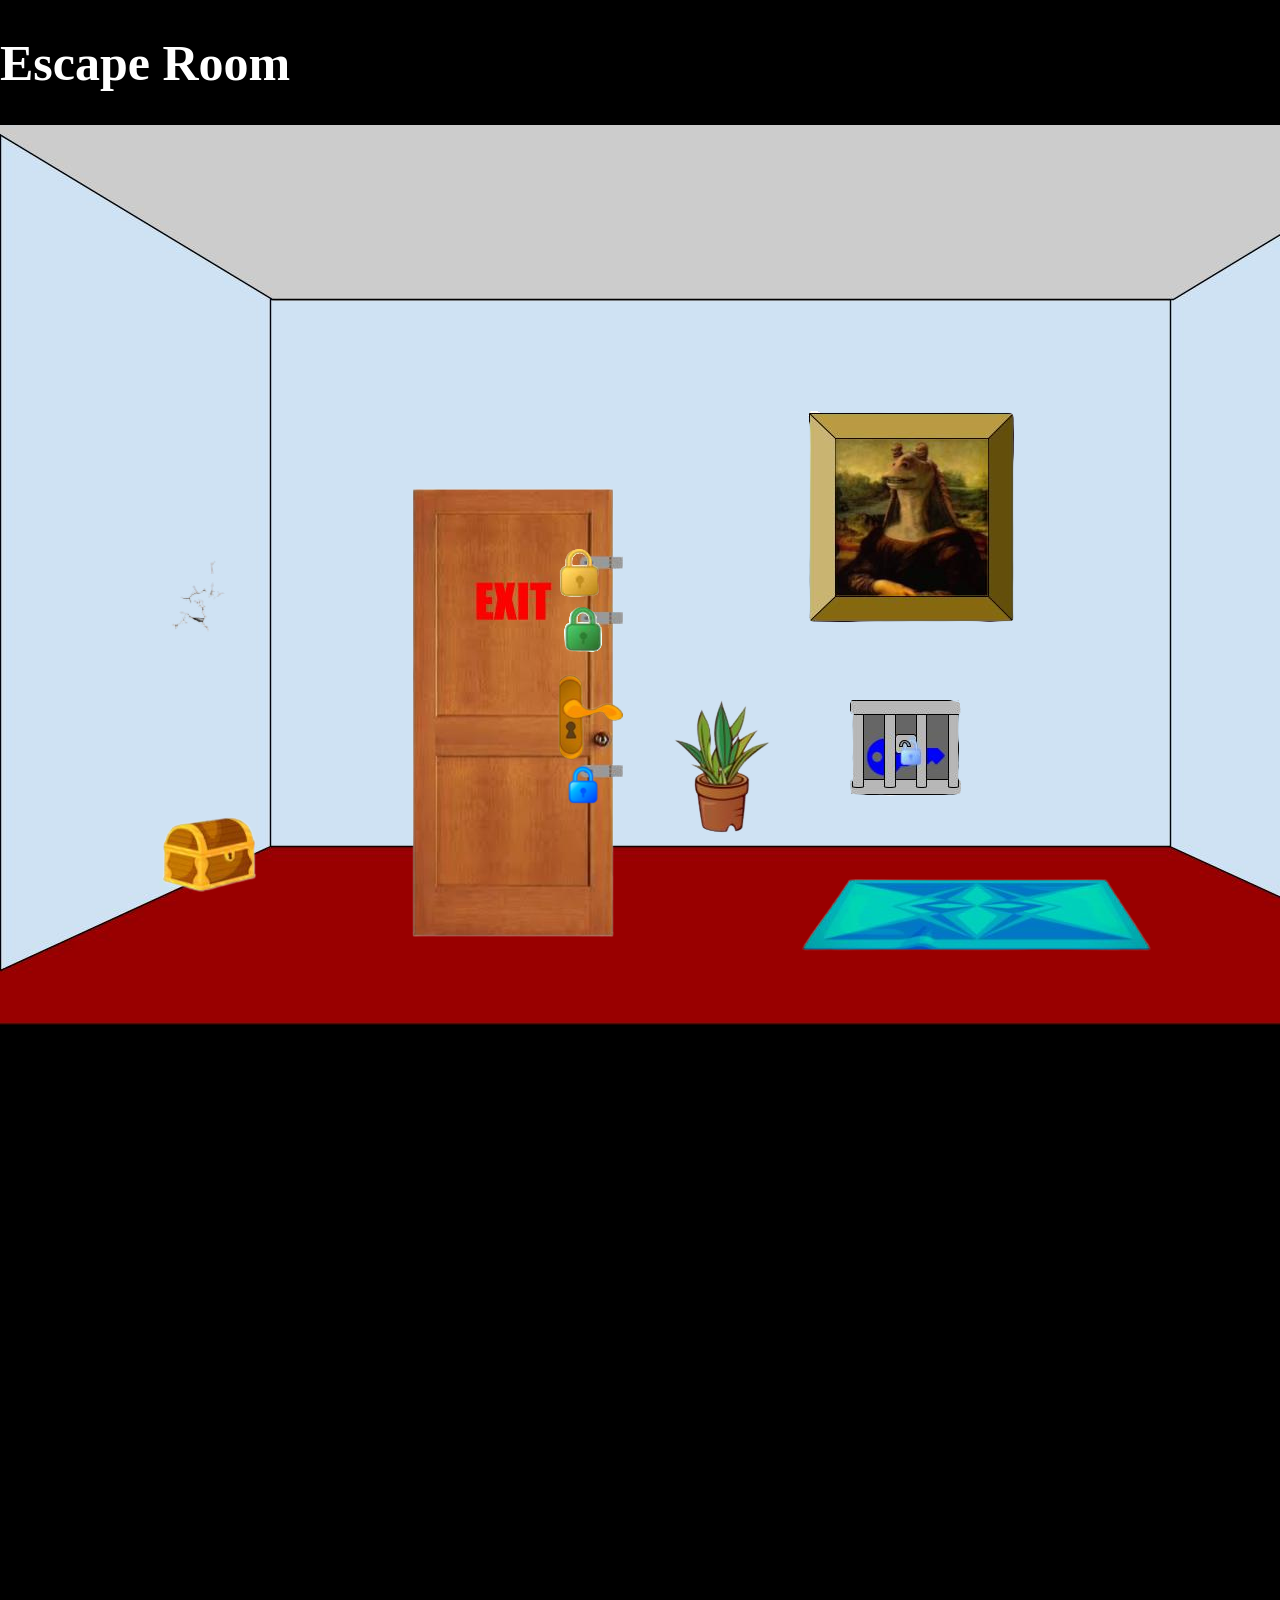
<file: escape-room.html>
<!doctype html>
<html lang="en">
<head>
    <meta charset="UTF-8">
    <meta name="viewport"
          content="width=device-width, user-scalable=no, initial-scale=1.0, maximum-scale=1.0, minimum-scale=1.0">
    <meta http-equiv="X-UA-Compatible" content="ie=edge">
    <title>Linguify - Escape Room</title>
    <link rel="stylesheet" href="Linguify(EscapeRoom)/style.css">
</head>
<body>
    <!-- title and table for note questions -->
    <h1>Escape Room</h1>
<div id="room">
    <div id="tableArea">
    <table>
                <tr>
                    <td>
                <h1 id="NoteTitle">Notes/Keys</h1>
                    </td>
                </tr>
                <tr>
                    <td>
                    <h3 id="CompNote">Computer Question</h3>
                    </td>
                </tr>
                <tr>
                    <td>
                    <h3 id="ComboNote">Combo Lock Question</h3>
                    </td>
                </tr>
                <tr>
                    <td>
                    <h3 id="GreenComboNote">Green Combo Lock Question</h3>
                    </td>
                </tr>
                <tr>
                    <td>
                    <h3 id="BlueComboNote">Blue Combo Lock Question</h3>
                    </td>
                </tr>
                <tr>
                    <td>
                    <h3 id="JailNote">Jail Question</h3>
                    </td>
                </tr>
            
    </table>
        <!-- circles indicating if the blue or red keys have been aquired -->
    <div id="circleBlue" class="circleBlue"></div>
    <div id="circleRed" class="circleRed"></div>
    </div>
        <!-- all images and backgrounds used in project -->
    <img id="door" src="Linguify(EscapeRoom)/2baf52ac-9cc4-475b-be9d-cfefb3b03d96.png" alt="Door" onclick="tryDoor()">
    <img id="ComboLock" src="Linguify(EscapeRoom)/b49eb8c1-531c-4ee3-84bd-506f35a98959.png" alt="ComboLock" onclick="tryComboLock()">
    <img id="GreenComboLock" src="Linguify(EscapeRoom)/f854a2c7-48d1-4e95-a187-ad0df4ee6dda (1).png" alt="Green Combo Lock" onclick="tryGreenComboLock()">
    <img id="BlueComboLock" src="Linguify(EscapeRoom)/6894f9a0-c0f9-4dc5-a94f-cc82143be5a9.png" alt="Blue Combo Lock" onclick="tryBlueComboLock()">
    <img id="DoorKnob" src="Linguify(EscapeRoom)/fe4f9cf5-6331-43ec-8c4e-d507f3d69cd1.png" alt="Key Lock" onclick="tryKeyLock()">
    <img id="SecretRoom" src="Linguify(EscapeRoom)/743a6160-b4d2-46b1-87c9-5f31c4d07f40.png" alt="Secret Room" onclick="inspectSecretRoom()">
    <img id="Crack" src="Linguify(EscapeRoom)/314be129-9934-4ca8-99cc-74f472866ced.png" alt="Crack" onclick="inspectCrack()">
    <img id="Hole" src="Linguify(EscapeRoom)/041e54bc-f816-4bda-a14c-b6a1a1bbfd0e.png" alt="Hole" onclick="inspectHole()">
    <img id="LockBox" src="Linguify(EscapeRoom)/8c856fb0-f45d-404a-a90c-c8a4d1f26a25.png" alt="Lock Box" onclick="inspectLockBox()">
    <img id="lockBoxOpen" src="Linguify(EscapeRoom)/2a34425a-b4ba-4540-8698-e4d6130dcd22.png" alt="Lock Box Open" onclick="inspectLockBox()">
    <img id="BlueKeyHole" src="Linguify(EscapeRoom)/cf5de809-e1a9-44d5-baf6-4d1356af8404.png" alt="Blue Key Hole" onclick="pickUpBlueKey(this.id)">
    <img id="BlueKeyLockBox" src="Linguify(EscapeRoom)/cf5de809-e1a9-44d5-baf6-4d1356af8404.png" alt="Blue Key Lock Box" onclick="pickUpBlueKey(this.id)">
    <img id="BlueKeyJail" src="Linguify(EscapeRoom)/4274890f-ebd3-492c-b435-e2245b78a96a.png" alt="Blue Key Jail" onclick="pickUpBlueKey(this.id)">
    <img id="JailOpen" src="Linguify(EscapeRoom)/0cd6dcc3-8fe5-4da4-8b2f-2b14f9a7c90b.png" alt="Jail Open" onclick="inspectJail()">
    <img id="SecretRedKey" src="Linguify(EscapeRoom)/1c575e8b-e836-44f8-9ca1-eddd897359e2.png" alt="Secret Red Key" onclick="pickUpRedKey(this.id)">
    <img id="RedKeyHole" src="Linguify(EscapeRoom)/1c575e8b-e836-44f8-9ca1-eddd897359e2.png" alt="Red Key Hole" onclick="pickUpRedKey(this.id)">
    <img id="RedKeyJail" src="Linguify(EscapeRoom)/5752727a-59dc-4907-a29b-5e2c041ecdb2.png" alt="Red Key Jail" onclick="pickUpRedKey(this.id)">
    <img id="Carpet" src="Linguify(EscapeRoom)/cac006ef-957b-47ba-b83f-163fb20e6b86.png" alt="Carpet" onclick="inspectCarpet()">
    <img id="Paintings" src="Linguify(EscapeRoom)/51ede7ea-26ab-40c3-b4fd-73f0cb97c097.png" alt="Painting" onclick="inspectPaintings()">
    <img id="Computer" src="Linguify(EscapeRoom)/041e54bc-f816-4bda-a14c-b6a1a1bbfd0e (1).png" alt="Computer" onclick="inspectComputer()"> 
    <img id="Pickaxe" src="Linguify(EscapeRoom)/8edca413-8efc-4db3-b4c5-09262128d8dc.png" alt="Pickaxe" onclick="inspectPickaxe()">
    <img id="Plant" src="Linguify(EscapeRoom)/82cbeeda-7842-4e68-b8c3-a0223b1ee476.png" alt="Plant" onclick="inspectPlant()">

</div>
<button id="escape" onclick="window.location.href='escaped.html'">"Get out of Here!"</button>

 


<script>
    //all of my variables
    const min = 1;
    const max = 4;
 var blueKeyLocation = null;
 var redKeyLocation = null;
 var hasBlueKey = false;
 var hasRedKey = false;
 var hasPickaxe = false;
 var comboLock = false;
 var keyLock = false;
 var computerused = false;
 var plantinspected = false;
 var ComputerQuestion = "CompQ"; //Eric question here
 var ComputerAnswer = "B"; //Eric answer here
 var ComboLockQuestion = "ComboQ"; //Eric question here
 var ComboLockAnswer = "D"; //Eric answer here
 var GreenComboLockQuestion = "GreenQ"; //Eric question here
 var GreenComboLockAnswer = "F"; //Eric answer here
 var greencombolock = false;
 var BlueComboLockQuestion = "BlueQ"; //Eric question here
 var BlueComboLockAnswer = "H"; //Eric answer here
 var bluecombolock = false;
 var JailQuestion = "JailQ"; //Eric question here
 var JailAnswer = "J"; //Eric answer here
 var paintingVisible = true;
 var computerVisible = false;
 var secretRoomVisible = false;
 var crackVisible = true;
 var holevisible = false;
var holeInspected = false;
var CompQfound = false;
var ComboQfound = false;
var GreenComboQfound = false;
var BlueComboQfound = false;
var JailQfound = false;
 

 //<-- Randomization KeyPlacement functions Ai/google help -->
function getRandomInt(min, max) {
    return Math.floor(Math.random() * (max - min + 1)) + min;
}

function BlueKeyRandomizer() {
    const choices = ['BlueKeyHole','BlueKeyLockBox','BlueKeyJail']; //location key can appear
    choices.forEach(id => {
        const el = document.getElementById(id);
        if (el) el.style.visibility = "hidden";
    });
    const idx = getRandomInt(0, choices.length - 1);//randomly picks one of the locations
    blueKeyLocation = choices[idx];
    
    if (blueKeyLocation === 'BlueKeyHole') {

    } else if (blueKeyLocation === 'BlueKeyLockBox') {
        // remain hidden until lockbox opened with red key
    } else if (blueKeyLocation === 'BlueKeyJail') {
        // require jail answer to pick up
        const chosen = document.getElementById(blueKeyLocation);
        if (chosen) chosen.style.visibility = "visible";
    }
}
//<-- Randomization KeyPlacement functions Ai help -->


function RedKeyRandomizer() {
    const choices = ['SecretRedKey','RedKeyHole','RedKeyJail']; //location key can appear
    choices.forEach(id => {
        const el = document.getElementById(id);
        if (el) el.style.visibility = "hidden";
    });
    const idx = getRandomInt(0, choices.length - 1);//randomly picks one of the locations
    redKeyLocation = choices[idx];
    // If red key is placed in jail show it (requires password to pick up).
    if (redKeyLocation === 'RedKeyJail') {
        const el = document.getElementById('RedKeyJail');
        if (el) el.style.visibility = "visible";
    }
}

//<-- Randomization KeyPlacement functions Ai/google help -->
// Ensure at least one key is in the jail and that jail key is visible from the start
function enforceJailPresence() {
    // Ensure keys do not spawn in the same place
    function spotFor(loc) {
        if (!loc) return null;
        if (loc.includes('Hole')) return 'Hole';
        if (loc.includes('Jail')) return 'Jail';
        if (loc.includes('LockBox')) return 'LockBox';
        if (loc.includes('Secret')) return 'Secret';
        return loc;
    }
    // If both ended up in the same spot, re-roll red until different
    while (spotFor(blueKeyLocation) && spotFor(redKeyLocation) && spotFor(blueKeyLocation) === spotFor(redKeyLocation)) {
        
        if (redKeyLocation) {
            const prev = document.getElementById(redKeyLocation);
            if (prev) prev.style.visibility = "hidden";
        }
        // pick a new red location
        const redChoices = ['SecretRedKey','RedKeyHole','RedKeyJail'];
        redKeyLocation = redChoices[getRandomInt(0, redChoices.length - 1)];
        if (redKeyLocation === 'RedKeyJail') {
            const el = document.getElementById('RedKeyJail');
            if (el) el.style.visibility = "visible";
        }
    }
    //one key is accessible from the start: if neither is in jail, make red visible in jail
    const blueInJail = blueKeyLocation === 'BlueKeyJail';
    const redInJail = redKeyLocation === 'RedKeyJail';
    if (!blueInJail && !redInJail) {
        if (redKeyLocation) {
            const prev = document.getElementById(redKeyLocation);
            if (prev) prev.style.visibility = "hidden";
        }
        redKeyLocation = 'RedKeyJail';
        const jailEl = document.getElementById('RedKeyJail');
        if (jailEl) jailEl.style.visibility = "visible";
    }
}
//<-- Randomization KeyPlacement functions Ai/google help

function pickUpBlueKey(id) {
    const el = document.getElementById(id);
    
    if (id.includes('Jail')) { //if the blue key is is the jail it requires a code to get it
        const tryAns = prompt('Enter the password to retrieve the blue key:');
        if (tryAns !== JailAnswer) {
            alert('Incorrect password. You cannot take the key.');
            return;
        } if (tryAns === JailAnswer) {
            alert('You entered the correct password! You can take the key.');
            document.getElementById("JailOpen").style.visibility = "visible";
            document.getElementById("BlueKeyJail").style.visibility = "hidden";
            document.getElementById("circleBlue").style.backgroundColor = "blue";
        }
    }
    alert("You picked up the blue key. Maybe it can open something in the room."); //displays the key has been picked up and changes style and visiblity as necessary
    hasBlueKey = true;
    el.style.visibility = "hidden";
    document.getElementById("JailOpen").style.visibility = "visible";
    document.getElementById("circleBlue").style.backgroundColor = "blue";
}

function pickUpRedKey(id) {
    const el = document.getElementById(id);
    
    if (id.includes('Jail')) { //if the blue key is is the jail it requires a code to get it
        const tryAns = prompt('Enter the password to retrieve the red key:');
        if (tryAns !== JailAnswer) {
            alert('Incorrect password. You cannot take the key.');
            return;
        } if (tryAns === JailAnswer) {
            alert('You entered the correct password! You can take the key.');
            document.getElementById("JailOpen").style.visibility = "visible";
            document.getElementById("RedKeyJail").style.visibility = "hidden";
            document.getElementById("circleRed").style.backgroundColor = "red";
        }
    }
    alert("You picked up the red key. Maybe it can open something in the room."); //displays the key has been picked up and changes style and visiblity as necessary
    hasRedKey = true;
    document.getElementById("circleRed").style.backgroundColor = "red";
    el.style.visibility = "hidden";
    
}
    

window.addEventListener('load', () => { //when the page is loaded these functions run
    BlueKeyRandomizer();
    RedKeyRandomizer();
    enforceJailPresence();
    placeNotesRandomizer();
    NotesList();
});


function tryDoor() { //
     if (comboLock == true && keyLock == true && greencombolock == true && bluecombolock == true) { //makes sure all locks have been opened before allowing you to exit
        document.getElementById("escape").style.visibility = "visible";
    }
    else {
         alert("The door is locked. You need to find a way to open it.");
    }
}
function tryKeyLock() { //checks that you have the blue key to unlock the keylock
    if (hasBlueKey == true) {
        alert("You used the blue key to open the key lock, and throw the key in the trash!");
        keyLock = true;
    } else {
        alert("The key lock is locked. You need to find a key to open it.");
    }
}
function tryComboLock() { //makes sure the code put in is correct and unlocks if it's correct
    varComboTry = prompt("Enter the combination to open the combo lock:"); //Eric question here
    if (varComboTry == ComboLockAnswer) { //Eric Answer here
        comboLock = true;
    }
    if (comboLock == true) {
        alert("You opened the combo lock! You throw it on the floor.");
        document.getElementById("ComboLock").style.visibility = "hidden";
    } else {
    alert("The combo lock is locked. You need to find the correct combination to open it.");
}
}
function tryGreenComboLock() { //makes sure the code put in is correct and unlocks if it's correct
    var greenComboTry = prompt("Enter the combination to open the green combo lock:"); //Eric question here
    if (greenComboTry == GreenComboLockAnswer) { //Eric Answer here
        alert("You opened the green combo lock! You throw it on the floor.");
        document.getElementById("GreenComboLock").style.visibility = "hidden";
        greencombolock = true;
    } else {
    alert("The green combo lock is locked. You need to find the correct combination to open it.");
}
}
function tryBlueComboLock() { //makes sure the code put in is correct and unlocks if it's correct
    var blueComboTry = prompt("Enter the combination to open the blue combo lock:"); //Eric question here
    if (blueComboTry == BlueComboLockAnswer) { //Eric Answer here
        alert("You opened the blue combo lock! You throw it on the floor.");
        document.getElementById("BlueComboLock").style.visibility = "hidden";
        bluecombolock = true;
    } else {
    alert("The blue combo lock is locked. You need to find the correct combination to open it.");
}
}
function inspectCarpet() { //checks if one of the notes were placed under the carpet. depending on the note found it will display it in the table and change its found value to true
    const spot = 'Carpet';
    
    if (notePlacement[spot] === 'ComputerQuestion') {
        CompQfound = true;
        const el = document.getElementById("CompNote"); if (el) el.style.visibility = "visible";
    } else if (notePlacement[spot] === 'ComboLockQuestion') {
        ComboQfound = true;
        const el = document.getElementById("ComboNote"); if (el) el.style.visibility = "visible";
    } else if (notePlacement[spot] === 'GreenComboLockQuestion') {
        GreenComboQfound = true;
        const el = document.getElementById("GreenComboNote"); if (el) el.style.visibility = "visible";
    } else if (notePlacement[spot] === 'BlueComboLockQuestion') {
        BlueComboQfound = true;
        const el = document.getElementById("BlueComboNote"); if (el) el.style.visibility = "visible";
    } else if (notePlacement[spot] === 'JailQuestion') {
        JailQfound = true;
        const el = document.getElementById("JailNote"); if (el) el.style.visibility = "visible";
    }

    if (notePlacement[spot]) {
        alert("You see a lifted corner on the carpet. You lift it up and find a note with the sentence " + noteTexts[notePlacement[spot]] + " I wonder what it means?");

    } else {
        alert("You see a lifted corner on the carpet but nothing else.");
    }
    NotesList();
}

function inspectCrack() { //checks if the crack is visible and that you have to pickaxe. If a key was placed in the hole location it displays it.
    if (crackVisible == true && hasPickaxe == true) {
        const spot = 'Crack';
        alert("You see a crack in the wall. You break through it with your pickaxe.");
        
        crackVisible = false;
        holevisible = true;
        document.getElementById("Crack").style.visibility = "hidden";
        document.getElementById("Hole").style.visibility = "visible";
//Randomization KeyPlacement functions Ai/google help -->
        if (blueKeyLocation === 'BlueKeyHole') {
            const b = document.getElementById('BlueKeyHole');
            if (b) b.style.visibility = "visible";
        }
    
        if (redKeyLocation === 'RedKeyHole') {
            const r = document.getElementById('RedKeyHole');
            if (r) r.style.visibility = "visible";
 //<-- Randomization KeyPlacement functions Ai/google help
        }
    } else {
        alert("There seems to be a crack in the wall, but it looks too small to fit through. Maybe you can find something to break through it?");
    }
    NotesList();
}
function inspectPaintings() { //checks if one of the notes were placed behind the painting. depending on the note found it will display it in the table and change its found value to true
    const spot = 'Paintings';
     if (notePlacement[spot]) {
        alert("You see a painting on the wall. You see a gap between it and the wall... You tear through it and find a computer and a note with the sentence " + noteTexts[notePlacement[spot]]);
     } else {
        alert("You see a painting on the wall. You see a gap between it and the wall... You tear through it and find a computer!");
     }
    paintingVisible = false;
    computerVisible = true;
    document.getElementById("Paintings").style.visibility = "hidden";
    document.getElementById("Computer").style.visibility = "visible";//makes the computer visible

    // If a note was placed behind the painting, mark it found now
    if (notePlacement[spot]) {
        const found = notePlacement[spot];
        if (found === 'ComputerQuestion') {
            CompQfound = true;
        } else if (found === 'ComboLockQuestion') {
            ComboQfound = true;
        } else if (found === 'GreenComboLockQuestion') {
            GreenComboQfound = true;
        } else if (found === 'BlueComboLockQuestion') {
            BlueComboQfound = true;
        } else if (found === 'JailQuestion') {
            JailQfound = true;
        }
    }
    NotesList();
}
function inspectComputer() { //Checks if the computer is visible and it hasn't already been used, then asks for the correct code and if it is correct then it reveals the secret room. If a note is placed in the secret room position it updates the table and shows it to the user
    if (computerVisible == true) {
        if (computerused == true) {
            alert("Nothing new to see here."); 
        } else {
        var computerTry = prompt("You see a computer with a text box. I wonder what you should type in it?"); 
        if (computerTry == ComputerAnswer) {
            alert("The building begins to shake. You see a hidden door open up in the wall.");
            secretRoomVisible = true;
            document.getElementById("Pickaxe").style.visibility = "visible";
            document.getElementById("SecretRoom").style.visibility = "visible";
            const spot = 'SecretRoom';
        if (!secretRoomVisible) {
            alert("There is no secret room open right now.");
            return;
        }
        if (notePlacement[spot]) {
            alert("You inspect the secret room and find a note that says " + noteTexts[notePlacement[spot]] + " I wonder what it means?");
            const found = notePlacement[spot];
            if (found === 'ComputerQuestion') {
                CompQfound = true;
            } else if (found === 'ComboLockQuestion') {
                ComboQfound = true;
            } else if (found === 'GreenComboLockQuestion') {
                GreenComboQfound = true;
            } else if (found === 'BlueComboLockQuestion') {
                BlueComboQfound = true;
            } else if (found === 'JailQuestion') {
                JailQfound = true;
            }
        } else {
            alert("You inspect the secret room but find nothing of interest.");
        }
        NotesList();
 //<-- Randomization KeyPlacement functions Ai/google help
            if (redKeyLocation && redKeyLocation !== 'RedKeyJail') {
                const el = document.getElementById(redKeyLocation);
                // only reveal non-hole red key when secret room opens; if red key is in the hole, wait until hole is revealed
                if (el && redKeyLocation !== 'RedKeyHole') el.style.visibility = "visible";
                if (el && redKeyLocation === 'RedKeyHole' && holevisible) el.style.visibility = "visible";
            }
//<-- Randomization KeyPlacement functions Ai/google help
            computerused = true;
        } else {
            alert("Incorrect password. Maybe you can find a hint somewhere in the room.");
        }
    }
}
}

    

function inspectPickaxe() {// if the secret room is visible and pickaxe is clicked it is hidden and haspickaxe value = true
    if (secretRoomVisible == true) {
        alert("You picked up the pickaxe. Maybe it can break something in the room.");
            hasPickaxe = true;
        document.getElementById("Pickaxe").style.visibility = "hidden";
    }
}
function inspectLockBox() { //if you have the red key the box opens, if a note is placed there it updates the table and user, and if the blue key is placed there it displays it
        if (hasRedKey == true) {
        alert("You used the red key to open the lock box, and throw the key in the trash!");
        document.getElementById("lockBoxOpen").style.visibility = "visible";
        document.getElementById("LockBox").style.visibility = "hidden";
        
        if (notePlacement['LockBox']) {
            alert("Inside the lock box, you find a note that says " + noteTexts[notePlacement['LockBox']] + " I wonder what it means?");
        }
        if (notePlacement['LockBox']) {
            if (notePlacement['LockBox'] === 'ComputerQuestion') {
                CompQfound = true;
                const el = document.getElementById("CompNote"); if (el) el.style.visibility = "visible";
            } else if (notePlacement['LockBox'] === 'ComboLockQuestion') {
                ComboQfound = true;
                const el = document.getElementById("ComboNote"); if (el) el.style.visibility = "visible";
            } else if (notePlacement['LockBox'] === 'GreenComboLockQuestion') {
                GreenComboQfound = true;
                const el = document.getElementById("GreenComboNote"); if (el) el.style.visibility = "visible";
            } else if (notePlacement['LockBox'] === 'BlueComboLockQuestion') {
                BlueComboQfound = true;
                const el = document.getElementById("BlueComboNote"); if (el) el.style.visibility = "visible";
            } else if (notePlacement['LockBox'] === 'JailQuestion') {
                JailQfound = true;
                const el = document.getElementById("JailNote"); if (el) el.style.visibility = "visible";
            }
        }

        if (blueKeyLocation === 'BlueKeyLockBox') {
            const b = document.getElementById('BlueKeyLockBox');
            if (b) b.style.visibility = "visible";
        }
    } else {
        alert("The lock box is locked. You need to find a key to open it.");
    }
    NotesList();
}
function inspectPlant() { //if a note is in the plant location it updates the user and table
    const spot = 'Plant';
    if (plantinspected == false) {
        if (notePlacement[spot]) {
            alert("You see a plant in the corner. You inspect it and find a note with the sentence " + noteTexts[notePlacement[spot]] + " I wonder what it means?");
        } else {
            alert("You see a plant in the corner but nothing unusual.");
        }
        plantinspected = true;
    } else {
        alert("There is nothing left to see here.");
    }
    if (notePlacement[spot]) {
            if (notePlacement[spot] === 'ComputerQuestion') {
                CompQfound = true;
                const el = document.getElementById("CompNote"); if (el) el.style.visibility = "visible";
            } else if (notePlacement[spot] === 'ComboLockQuestion') {
                ComboQfound = true;
                const el = document.getElementById("ComboNote"); if (el) el.style.visibility = "visible";
            } else if (notePlacement[spot] === 'GreenComboLockQuestion') {
                GreenComboQfound = true;
                const el = document.getElementById("GreenComboNote"); if (el) el.style.visibility = "visible";
            } else if (notePlacement[spot] === 'BlueComboLockQuestion') {
                BlueComboQfound = true;
                const el = document.getElementById("BlueComboNote"); if (el) el.style.visibility = "visible";
            } else if (notePlacement[spot] === 'JailQuestion') {
                JailQfound = true;
                const el = document.getElementById("JailNote"); if (el) el.style.visibility = "visible";
            }
    }
    NotesList();
}

//Randomization NotePlacement functions Ai/google help -->
var notePlacement = {}; // maps spot -> question variable name
var noteTexts = {
    'ComputerQuestion': ComputerQuestion,
    'ComboLockQuestion': ComboLockQuestion,
    'GreenComboLockQuestion': GreenComboLockQuestion,
    'BlueComboLockQuestion': BlueComboLockQuestion,
    'JailQuestion': JailQuestion
};

function placeNotesRandomizer() {
    // available spots
    const spots = ['Carpet','Plant','Hole','Paintings','LockBox','SecretRoom'];
    // clear any previous placement
    Object.keys(notePlacement).forEach(k => delete notePlacement[k]);

    // questions and constrained allowed spots
    const questionToAllowed = {
        'ComputerQuestion': ['Carpet','Plant','Paintings'],
        'JailQuestion': ['SecretRoom','Hole','Carpet','Plant','Paintings'],
        'ComboLockQuestion': spots.slice(),
        'GreenComboLockQuestion': spots.slice(),
        'BlueComboLockQuestion': spots.slice()
    };

    
    // chooses spot based on order of constraints and pick a random allowed spot that's still available
    const questionsOrder = ['ComputerQuestion','JailQuestion','ComboLockQuestion','GreenComboLockQuestion','BlueComboLockQuestion'];
    const availableSpots = spots.slice();
    for (const q of questionsOrder) {
        const allowed = (questionToAllowed[q] || spots.slice()).filter(s => availableSpots.includes(s));
        let pick;
        if (allowed.length > 0) {
            pick = allowed[getRandomInt(0, allowed.length - 1)];
        } else if (availableSpots.length > 0) {
            pick = availableSpots[getRandomInt(0, availableSpots.length - 1)];
        } else {
            pick = spots[getRandomInt(0, spots.length - 1)];
        }
        notePlacement[pick] = q;
        // remove pick from availableSpots for unique placements
        const idx = availableSpots.indexOf(pick);
        if (idx !== -1) availableSpots.splice(idx,1);
    }

}
//<-- Randomization NotePlacement functions Ai/google help
function inspectHole() { //if holle  is visible and note is placed there it updates the table and user
    if (!holevisible) {
        alert("The hole is not accessible yet.");
        return;
    }
    if (holeInspected) {
        alert("There's nothing new in the hole.");
        return;
    }
    if (notePlacement['Hole']) {
        alert("You look into the hole and find a note that says " + noteTexts[notePlacement['Hole']] + " I wonder what it means?");
    } else {
        alert("You look into the hole but find nothing.");
    }
    holeInspected = true;
    if (notePlacement['Hole']) {
        const found = notePlacement['Hole'];
        if (found === 'ComputerQuestion') {
            CompQfound = true;
        } else if (found === 'ComboLockQuestion') {
            ComboQfound = true;
        } else if (found === 'GreenComboLockQuestion') {
            GreenComboQfound = true;
        } else if (found === 'BlueComboLockQuestion') {
            BlueComboQfound = true;
        } else if (found === 'JailQuestion') {
            JailQfound = true;
        }
    }
    NotesList();
}



function NotesList() { //ensures if the note is found it is displayed on the table
if (CompQfound == true) {
    document.getElementById("CompNote").style.visibility = "visible";
}
if (ComboQfound == true) {
    document.getElementById("ComboNote").style.visibility = "visible";
}
if (GreenComboQfound == true) {
    document.getElementById("GreenComboNote").style.visibility = "visible";
}
if (BlueComboQfound == true) {
    document.getElementById("BlueComboNote").style.visibility = "visible";
}
if (JailQfound == true) {
    document.getElementById("JailNote").style.visibility = "visible";
}
}

</script>


</body>
</html>
</file>
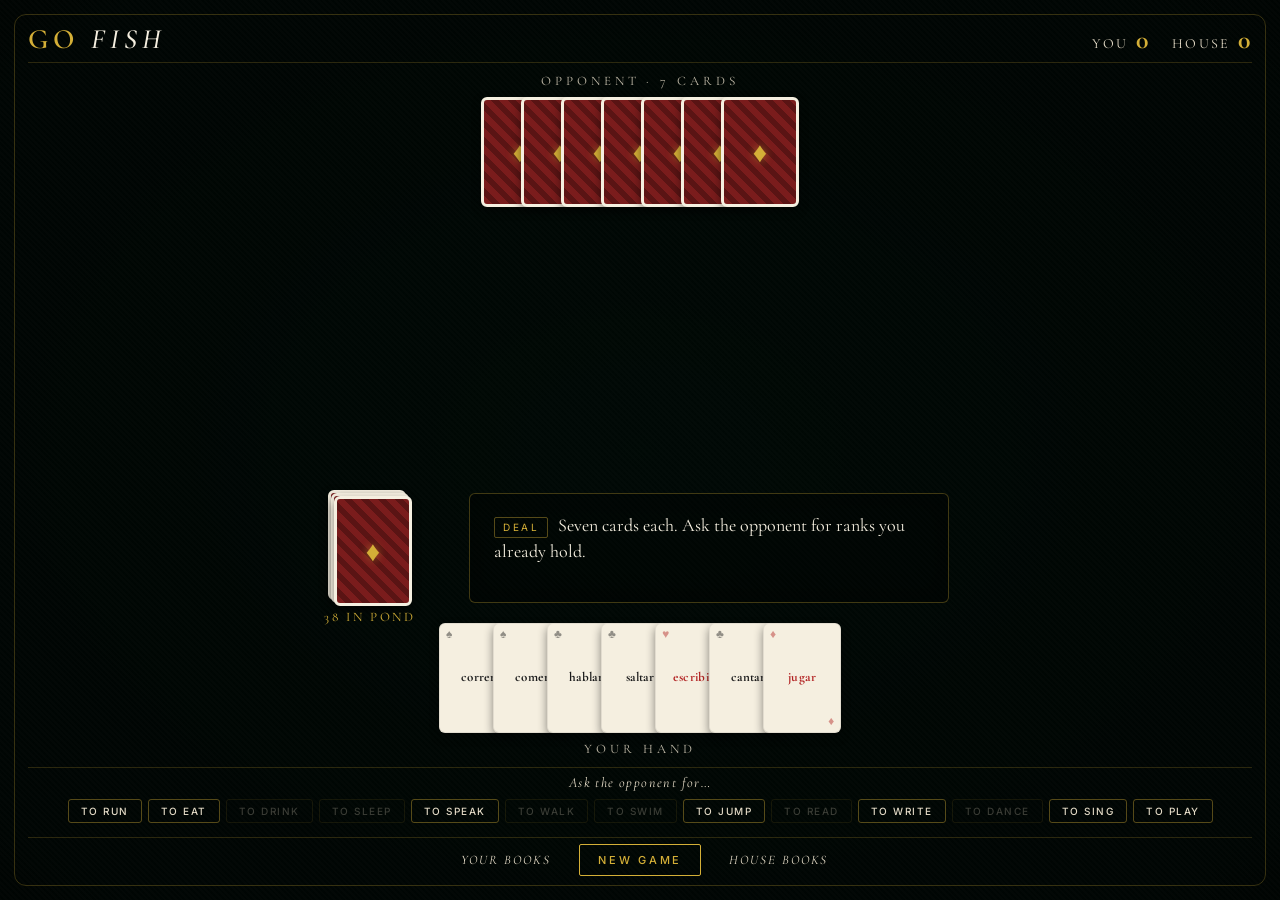
<file: go-fish.html>
<!DOCTYPE html>
<html lang="en">
<head>
<meta charset="UTF-8" />
<meta name="viewport" content="width=device-width, initial-scale=1.0" />
<title>Linguify - Go Fish</title>
<link rel="preconnect" href="https://fonts.googleapis.com">
<link rel="preconnect" href="https://fonts.gstatic.com" crossorigin>
<link href="https://fonts.googleapis.com/css2?family=Cormorant+Garamond:wght@400;500;600;700&family=Inter:wght@300;400;500;600&display=swap" rel="stylesheet">
<style>
  :root {
    --felt-1: #0f3a2e;
    --felt-2: #0a2a21;
    --felt-3: #06201a;
    --gold: #d4af37;
    --gold-soft: #b8962e;
    --ivory: #f5efe0;
    --ivory-dark: #e3dac6;
    --card-red: #b22222;
    --card-black: #1a1a1a;
    --shadow-deep: rgba(0,0,0,0.45);
  }

  * { box-sizing: border-box; margin: 0; padding: 0; }

  html, body {
    height: 100%;
    font-family: 'Inter', sans-serif;
    color: var(--ivory);
    overflow: hidden;
  }

  body {
    background:
      radial-gradient(ellipse at center, var(--felt-1) 0%, var(--felt-2) 55%, var(--felt-3) 100%),
      var(--felt-2);
    background-blend-mode: multiply;
    position: relative;
  }

  /* subtle felt texture */
  body::before {
    content: "";
    position: fixed;
    inset: 0;
    background-image:
      repeating-linear-gradient(45deg, rgba(255,255,255,0.012) 0 2px, transparent 2px 4px),
      repeating-linear-gradient(-45deg, rgba(0,0,0,0.025) 0 2px, transparent 2px 4px);
    pointer-events: none;
    z-index: 0;
  }

  /* gold table border */
  body::after {
    content: "";
    position: fixed;
    inset: 14px;
    border: 1px solid rgba(212,175,55,0.25);
    border-radius: 12px;
    pointer-events: none;
    z-index: 0;
  }

  .table {
    position: relative;
    z-index: 1;
    height: 100vh;
    display: grid;
    grid-template-rows: auto 1fr auto auto auto;
    gap: 10px;
    padding: 22px 28px 18px;
    max-width: 1400px;
    margin: 0 auto;
  }

  /* ----- header ----- */
  header {
    display: flex;
    justify-content: space-between;
    align-items: center;
    padding-bottom: 6px;
    border-bottom: 1px solid rgba(212,175,55,0.2);
  }

  .brand {
    font-family: 'Cormorant Garamond', serif;
    font-weight: 600;
    font-size: 28px;
    letter-spacing: 0.18em;
    color: var(--gold);
    text-transform: uppercase;
  }
  .brand span { color: var(--ivory); font-style: italic; font-weight: 500; }

  .scoreboard {
    display: flex;
    gap: 22px;
    align-items: center;
    font-family: 'Cormorant Garamond', serif;
  }
  .score {
    font-size: 14px;
    letter-spacing: 0.15em;
    text-transform: uppercase;
    color: var(--ivory-dark);
    display: flex;
    align-items: baseline;
    gap: 8px;
  }
  .score b {
    font-family: 'Cormorant Garamond', serif;
    font-size: 26px;
    color: var(--gold);
    font-weight: 700;
  }

  /* ----- opponent / center / player ----- */
  .opponent, .player {
    display: flex;
    flex-direction: column;
    align-items: center;
    gap: 8px;
  }

  .label {
    font-family: 'Cormorant Garamond', serif;
    font-size: 13px;
    letter-spacing: 0.3em;
    text-transform: uppercase;
    color: var(--ivory-dark);
    opacity: 0.85;
  }

  .hand {
    display: flex;
    justify-content: center;
    flex-wrap: wrap;
    gap: 4px;
    min-height: 110px;
  }

  .center {
    display: flex;
    justify-content: center;
    align-items: center;
    gap: 60px;
    padding: 10px 0;
  }

  .deck-stack {
    position: relative;
    width: 78px;
    height: 110px;
  }
  .deck-stack .card-back {
    position: absolute;
    inset: 0;
  }
  .deck-stack .card-back:nth-child(1) { transform: translate(-3px, -3px); }
  .deck-stack .card-back:nth-child(2) { transform: translate(0, 0); }
  .deck-stack .card-back:nth-child(3) { transform: translate(3px, 3px); }
  .deck-count {
    position: absolute;
    bottom: -22px;
    left: 50%;
    transform: translateX(-50%);
    font-family: 'Cormorant Garamond', serif;
    font-size: 13px;
    letter-spacing: 0.2em;
    color: var(--gold);
    text-transform: uppercase;
    white-space: nowrap;
  }

  .message {
    flex: 1;
    max-width: 480px;
    min-height: 110px;
    max-height: 200px;
    padding: 18px 24px;
    border: 1px solid rgba(212,175,55,0.3);
    border-radius: 6px;
    background: rgba(0,0,0,0.25);
    font-family: 'Cormorant Garamond', serif;
    font-size: 18px;
    line-height: 1.45;
    color: var(--ivory);
    overflow-y: scroll;
    scrollbar-width: none;
    box-shadow: inset 0 0 30px rgba(0,0,0,0.3);
  }
  .message .turn-tag {
    display: inline-block;
    font-family: 'Inter', sans-serif;
    font-size: 10px;
    letter-spacing: 0.25em;
    text-transform: uppercase;
    color: var(--gold);
    border: 1px solid rgba(212,175,55,0.4);
    padding: 2px 8px;
    border-radius: 2px;
    margin-right: 10px;
    vertical-align: middle;
  }
  .message p { margin-bottom: 8px; }
  .message p:last-child { margin-bottom: 0; }

  /* ----- card ----- */
  .card {
    width: 78px;
    height: 110px;
    border-radius: 6px;
    background: var(--ivory);
    box-shadow:
      0 4px 10px var(--shadow-deep),
      inset 0 0 0 1px rgba(0,0,0,0.08);
    position: relative;
    flex-shrink: 0;
    transition: transform 0.18s ease, box-shadow 0.18s ease, margin 0.18s ease;
    user-select: none;
  }
  .card.face {
    padding: 6px 8px;
    color: var(--card-black);
    font-family: 'Cormorant Garamond', serif;
    cursor: default;
    display: flex;
    flex-direction: column;
    align-items: center;
    justify-content: center;
  }
  .card.face.red   { color: #b22222; }
  .card.face.blue  { color: #1a4a8a; }
  .card.face.green { color: #1a6a2a; }
  .card.face.black { color: #1a1a1a; }

  .card.face .corner-suit {
    position: absolute;
    font-size: 12px;
    line-height: 1;
    opacity: 0.45;
  }
  .card.face .corner-suit.tl { top: 5px; left: 7px; }
  .card.face .corner-suit.br { bottom: 5px; right: 7px; transform: rotate(180deg); }

  .card.face .spanish-word {
    font-size: 13px;
    font-weight: 700;
    text-align: center;
    letter-spacing: 0.03em;
    line-height: 1.2;
    padding: 0 4px;
    word-break: break-word;
  }
  .card.face .divider {
    width: 28px;
    height: 1px;
    background: currentColor;
    opacity: 0.2;
    margin: 4px 0;
  }
  .card.face .english-hint {
    font-size: 8px;
    font-family: 'Inter', sans-serif;
    font-weight: 400;
    letter-spacing: 0.1em;
    text-transform: uppercase;
    opacity: 0.4;
    text-align: center;
  }

  /* card back */
  .card-back {
    width: 78px;
    height: 110px;
    border-radius: 6px;
    background:
      repeating-linear-gradient(45deg, #7a1c1c 0 6px, #5a1414 6px 12px),
      #6a1818;
    border: 3px solid var(--ivory);
    box-shadow: 0 4px 10px var(--shadow-deep);
    position: relative;
  }
  .card-back::after {
    content: "♦";
    position: absolute;
    inset: 0;
    display: flex;
    align-items: center;
    justify-content: center;
    color: var(--gold);
    font-size: 28px;
    text-shadow: 0 0 8px rgba(212,175,55,0.5);
  }

  /* opponent compressed hand */
  .opponent .hand .card-back {
    margin-left: -42px;
  }
  .opponent .hand .card-back:first-child { margin-left: 0; }

  /* player hand fan-ish */
  .player .hand .card.face {
    margin-left: -28px;
    cursor: default;
  }
  .player .hand .card.face:first-child { margin-left: 0; }
  .player .hand .card.face:hover {
    transform: translateY(-8px);
    box-shadow: 0 10px 18px var(--shadow-deep);
    z-index: 5;
  }

  /* ----- ask buttons ----- */
  .ask-row {
    display: flex;
    flex-direction: column;
    align-items: center;
    gap: 8px;
    padding: 6px 0 4px;
    border-top: 1px solid rgba(212,175,55,0.2);
  }
  .ask-label {
    font-family: 'Cormorant Garamond', serif;
    font-style: italic;
    font-size: 14px;
    letter-spacing: 0.1em;
    color: var(--ivory-dark);
  }
  .ask-buttons {
    display: flex;
    gap: 6px;
    flex-wrap: wrap;
    justify-content: center;
  }
  .ask-btn {
    font-family: 'Inter', sans-serif;
    font-weight: 500;
    font-size: 10px;
    letter-spacing: 0.15em;
    text-transform: uppercase;
    padding: 6px 12px;
    border-radius: 3px;
    background: transparent;
    color: var(--ivory-dark);
    border: 1px solid rgba(212,175,55,0.4);
    cursor: pointer;
    transition: all 0.15s ease;
    display: flex;
    flex-direction: column;
    align-items: center;
    gap: 3px;
    line-height: 1;
  }
  .ask-btn .btn-spanish {
    font-family: 'Cormorant Garamond', serif;
    font-weight: 700;
    font-size: 15px;
    letter-spacing: 0.02em;
    text-transform: none;
    color: var(--gold);
  }
  .ask-btn:hover:not(:disabled) {
    background: var(--gold);
    color: var(--felt-3);
    border-color: var(--gold);
    transform: translateY(-2px);
    box-shadow: 0 4px 10px rgba(212,175,55,0.3);
  }
  .ask-btn:disabled {
    opacity: 0.25;
    cursor: not-allowed;
  }

  /* ----- books strip ----- */
  .books-strip {
    display: grid;
    grid-template-columns: 1fr auto 1fr;
    gap: 18px;
    align-items: center;
    padding: 6px 0;
    border-top: 1px solid rgba(212,175,55,0.2);
  }
  .books-side { display: flex; align-items: center; gap: 10px; }
  .books-side.you { justify-content: flex-end; }
  .books-side .b-label {
    font-family: 'Cormorant Garamond', serif;
    font-style: italic;
    font-size: 13px;
    letter-spacing: 0.15em;
    color: var(--ivory-dark);
    text-transform: uppercase;
  }
  .books-list {
    display: flex;
    gap: 4px;
    flex-wrap: wrap;
  }
  .book-chip {
    height: 24px;
    padding: 0 8px;
    border-radius: 3px;
    background: var(--gold);
    color: var(--felt-3);
    font-family: 'Cormorant Garamond', serif;
    font-weight: 700;
    font-size: 12px;
    display: flex;
    align-items: center;
    justify-content: center;
    box-shadow: 0 2px 4px rgba(0,0,0,0.3);
    white-space: nowrap;
  }

  .new-game-btn {
    font-family: 'Inter', sans-serif;
    font-weight: 500;
    font-size: 11px;
    letter-spacing: 0.25em;
    text-transform: uppercase;
    background: transparent;
    color: var(--gold);
    border: 1px solid var(--gold);
    padding: 8px 18px;
    border-radius: 2px;
    cursor: pointer;
    transition: all 0.15s ease;
  }
  .new-game-btn:hover {
    background: var(--gold);
    color: var(--felt-3);
  }

  /* winner overlay */
  .overlay {
    position: fixed;
    inset: 0;
    background: rgba(6,32,26,0.92);
    display: none;
    align-items: center;
    justify-content: center;
    z-index: 50;
    backdrop-filter: blur(4px);
  }
  .overlay.show { display: flex; }
  .overlay .panel {
    border: 1px solid var(--gold);
    padding: 50px 70px;
    text-align: center;
    background: rgba(0,0,0,0.4);
    border-radius: 4px;
    animation: fadeUp 0.5s ease;
  }
  .overlay h2 {
    font-family: 'Cormorant Garamond', serif;
    font-size: 14px;
    letter-spacing: 0.4em;
    text-transform: uppercase;
    color: var(--gold);
    margin-bottom: 14px;
  }
  .overlay .winner-name {
    font-family: 'Cormorant Garamond', serif;
    font-size: 56px;
    font-weight: 600;
    color: var(--ivory);
    margin-bottom: 8px;
  }
  .overlay .final-score {
    font-family: 'Cormorant Garamond', serif;
    font-style: italic;
    font-size: 18px;
    color: var(--ivory-dark);
    margin-bottom: 28px;
  }

  @keyframes fadeUp {
    from { opacity: 0; transform: translateY(12px); }
    to { opacity: 1; transform: translateY(0); }
  }

  @keyframes dealIn {
    from { opacity: 0; transform: translateY(20px) scale(0.9); }
    to { opacity: 1; transform: translateY(0) scale(1); }
  }
  .card, .card-back { animation: dealIn 0.35s ease backwards; }

  @media (max-width: 800px) {
    .center { flex-direction: column; gap: 18px; }
    .message { max-width: 100%; }
  }
</style>
</head>
<body>

<div class="table">

  <header>
    <div class="brand">Go <span>Fish</span></div>
    <div class="scoreboard">
      <div class="score">You <b id="score-player">0</b></div>
      <div class="score">House <b id="score-cpu">0</b></div>
    </div>
  </header>

  <!-- opponent -->
  <div class="opponent">
    <div class="label">Opponent · <span id="cpu-count">0</span> cards</div>
    <div class="hand" id="cpu-hand"></div>
  </div>

  <!-- center: deck + message -->
  <div class="center">
    <div class="deck-stack" id="deck-stack">
      <div class="card-back"></div>
      <div class="card-back"></div>
      <div class="card-back"></div>
      <div class="deck-count"><span id="deck-count">52</span> in pond</div>
    </div>
    <div class="message" id="message">
      <p><span class="turn-tag">Welcome</span>Click any rank below to ask the opponent for cards. Collect four of a kind to make a <em>book</em>. Most books wins.</p>
    </div>
  </div>

  <!-- player -->
  <div class="player">
    <div class="hand" id="player-hand"></div>
    <div class="label">Your Hand</div>
  </div>

  <!-- ask buttons -->
  <div class="ask-row">
    <div class="ask-label">Ask the opponent for…</div>
    <div class="ask-buttons" id="ask-buttons"></div>
  </div>

  <!-- books -->
  <div class="books-strip">
    <div class="books-side you">
      <span class="b-label">Your Books</span>
      <div class="books-list" id="player-books"></div>
    </div>
    <button class="new-game-btn" id="new-game">New Game</button>
    <div class="books-side">
      <div class="books-list" id="cpu-books"></div>
      <span class="b-label">House Books</span>
    </div>
  </div>

</div>

<!-- winner overlay -->
<div class="overlay" id="overlay">
  <div class="panel">
    <h2>Game Over</h2>
    <div class="winner-name" id="winner-name">—</div>
    <div class="final-score" id="final-score">—</div>
    <button class="new-game-btn" id="play-again">Play Again</button>
  </div>
</div>

<script>
/* ============================================================
   GO FISH — game logic
   ============================================================ */

const RANKS = ['correr','comer','beber','dormir','hablar','caminar','nadar','saltar','leer','escribir','bailar','cantar','jugar'];
const ENGLISH = {
  correr:   'to run',
  comer:    'to eat',
  beber:    'to drink',
  dormir:   'to sleep',
  hablar:   'to speak',
  caminar:  'to walk',
  nadar:    'to swim',
  saltar:   'to jump',
  leer:     'to read',
  escribir: 'to write',
  bailar:   'to dance',
  cantar:   'to sing',
  jugar:    'to play',
};
const SUITS      = ['♠','♥','♦','♣'];
const SUIT_COLOR = { '♠': 'black', '♥': 'red', '♦': 'red', '♣': 'black' };

let deck = [];
let player = { hand: [], books: [] };
let cpu    = { hand: [], books: [] };
let turn   = 'player';            // 'player' | 'cpu'
let cpuMemory = new Set();        // ranks the player has asked for (cpu remembers)
let busy = false;                 // lock during cpu turn

/* ---------- deck ---------- */
function buildDeck() {
  const d = [];
  for (const r of RANKS) for (const s of SUITS) d.push({ rank: r, suit: s });
  // Fisher-Yates shuffle
  for (let i = d.length - 1; i > 0; i--) {
    const j = Math.floor(Math.random() * (i + 1));
    [d[i], d[j]] = [d[j], d[i]];
  }
  return d;
}

function deal(n, into) {
  for (let i = 0; i < n && deck.length; i++) into.push(deck.pop());
}

/* ---------- books (4 of a kind) ---------- */
function checkBooks(p, label) {
  const counts = {};
  p.hand.forEach(c => counts[c.rank] = (counts[c.rank] || 0) + 1);
  const newBooks = [];
  for (const r in counts) {
    if (counts[r] === 4) {
      p.hand = p.hand.filter(c => c.rank !== r);
      p.books.push(r);
      newBooks.push(r);
    }
  }
  if (newBooks.length) {
    log(`<span class="turn-tag">Book</span>${label} completed a book of ${newBooks.map(r => `<b>${r}</b>`).join(', ')}.`);
  }
}

/* ---------- asking ---------- */
function askFor(asker, askee, rank, askerLabel, askeeLabel) {
  const matches = askee.hand.filter(c => c.rank === rank);
  if (matches.length) {
    askee.hand = askee.hand.filter(c => c.rank !== rank);
    asker.hand.push(...matches);
    log(`<span class="turn-tag">${askerLabel}</span>asked for <b>${rank}</b> — ${askeeLabel} handed over ${matches.length} card${matches.length > 1 ? 's' : ''}.`);
    checkBooks(asker, askerLabel);
    return true;  // got a card, go again
  } else {
    log(`<span class="turn-tag">${askerLabel}</span>asked for <b>${rank}</b>. <em>Go fish!</em>`);
    if (deck.length) {
      const drawn = deck.pop();
      asker.hand.push(drawn);
      const lucky = drawn.rank === rank;
      if (asker === player) {
        log(`You drew a <b>${drawn.rank}${drawn.suit}</b>${lucky ? ' — lucky draw, go again!' : '.'}`);
      } else {
        log(`The opponent drew from the pond${lucky ? ' — and got what they asked for. They go again.' : '.'}`);
      }
      checkBooks(asker, askerLabel);
      return lucky;
    } else {
      log(`The pond is empty.`);
      return false;
    }
  }
}

/* ---------- replenish empty hand ---------- */
function replenish(p, label) {
  if (p.hand.length === 0 && deck.length > 0) {
    deal(Math.min(7, deck.length), p.hand);
    log(`${label} ran out of cards and drew ${p.hand.length} from the pond.`);
    checkBooks(p, label);
  }
}

/* ---------- end conditions ---------- */
function gameOver() {
  // game ends when neither player can continue
  if (player.books.length + cpu.books.length === 13) return true;
  if (deck.length === 0 && (player.hand.length === 0 || cpu.hand.length === 0)) return true;
  return false;
}

function endGame() {
  const ps = player.books.length, cs = cpu.books.length;
  let name, sub;
  if (ps > cs)      { name = 'You Win'; sub = `Books · You ${ps} — House ${cs}`; }
  else if (cs > ps) { name = 'House Wins'; sub = `Books · You ${ps} — House ${cs}`; }
  else              { name = 'A Draw';  sub = `Books · ${ps} — ${cs}`; }
  document.getElementById('winner-name').textContent = name;
  document.getElementById('final-score').textContent = sub;
  document.getElementById('overlay').classList.add('show');
}

/* ---------- turn flow ---------- */
function playerAsk(rank) {
  if (busy || turn !== 'player') return;
  const goAgain = askFor(player, cpu, rank, 'You', 'the opponent');
  replenish(player, 'You');
  replenish(cpu,    'The opponent');
  render();
  if (gameOver()) return endGame();
  if (goAgain) return;
  turn = 'cpu';
  busy = true;
  setTimeout(cpuTurn, 1200);
}

function cpuTurn() {
  if (cpu.hand.length === 0) {
    busy = false;
    turn = 'player';
    render();
    if (gameOver()) return endGame();
    return;
  }

  // simple AI: prefer ranks the player has asked for (player has them);
  // otherwise pick a rank the cpu holds at random
  const cpuRanks = [...new Set(cpu.hand.map(c => c.rank))];
  const playerRanks = new Set(player.hand.map(c => c.rank));
  const smartTargets = cpuRanks.filter(r => cpuMemory.has(r) && playerRanks.has(r));
  const pool = smartTargets.length ? smartTargets : cpuRanks;
  const rank = pool[Math.floor(Math.random() * pool.length)];

  const goAgain = askFor(cpu, player, rank, 'House', 'you');
  replenish(player, 'You');
  replenish(cpu,    'The opponent');
  render();

  if (gameOver()) { busy = false; return endGame(); }

  if (goAgain) {
    setTimeout(cpuTurn, 1200);
  } else {
    busy = false;
    turn = 'player';
    render();
  }
}

/* ---------- rendering ---------- */
function cardEl(c) {
  const color = SUIT_COLOR[c.suit];
  const el = document.createElement('div');
  el.className = `card face ${color}`;
  el.innerHTML = `
    <div class="corner-suit tl">${c.suit}</div>
    <div class="spanish-word">${c.rank}</div>
    <div class="corner-suit br">${c.suit}</div>
  `;
  return el;
}

function backEl() {
  const el = document.createElement('div');
  el.className = 'card-back';
  return el;
}

function render() {
  // sort player hand by rank for tidiness
  const order = Object.fromEntries(RANKS.map((r,i) => [r,i]));
  player.hand.sort((a,b) => order[a.rank] - order[b.rank]);

  // hands
  const ph = document.getElementById('player-hand');
  ph.innerHTML = '';
  player.hand.forEach(c => ph.appendChild(cardEl(c)));

  const ch = document.getElementById('cpu-hand');
  ch.innerHTML = '';
  cpu.hand.forEach(() => ch.appendChild(backEl()));

  // counters
  document.getElementById('cpu-count').textContent = cpu.hand.length;
  document.getElementById('deck-count').textContent = deck.length;
  document.getElementById('score-player').textContent = player.books.length;
  document.getElementById('score-cpu').textContent    = cpu.books.length;

  // books
  const pb = document.getElementById('player-books');
  pb.innerHTML = '';
  player.books.forEach(r => {
    const chip = document.createElement('div');
    chip.className = 'book-chip';
    chip.textContent = r;
    pb.appendChild(chip);
  });
  const cb = document.getElementById('cpu-books');
  cb.innerHTML = '';
  cpu.books.forEach(r => {
    const chip = document.createElement('div');
    chip.className = 'book-chip';
    chip.textContent = r;
    cb.appendChild(chip);
  });

  // ask buttons — one per rank, enabled only if player holds at least one
  const have = new Set(player.hand.map(c => c.rank));
  const row = document.getElementById('ask-buttons');
  row.innerHTML = '';
  RANKS.forEach(r => {
    const b = document.createElement('button');
    b.className = 'ask-btn';
    b.textContent = ENGLISH[r];
    b.disabled = !have.has(r) || turn !== 'player' || busy;
    b.addEventListener('click', () => {
      cpuMemory.add(r);
      playerAsk(r);
    });
    row.appendChild(b);
  });

  // hide deck visuals when empty
  document.getElementById('deck-stack').style.opacity = deck.length ? 1 : 0.25;
}

function log(html) {
  const m = document.getElementById('message');
  const p = document.createElement('p');
  p.innerHTML = html;
  m.appendChild(p);
  m.scrollTop = m.scrollHeight;
  // keep last ~10 entries
  while (m.children.length > 10) m.removeChild(m.firstChild);
}

/* ---------- new game ---------- */
function newGame() {
  deck = buildDeck();
  player = { hand: [], books: [] };
  cpu    = { hand: [], books: [] };
  cpuMemory = new Set();
  turn = 'player';
  busy = false;
  document.getElementById('message').innerHTML = '';
  log(`<span class="turn-tag">Deal</span>Seven cards each. Ask the opponent for ranks you already hold.`);
  deal(7, player.hand);
  deal(7, cpu.hand);
  checkBooks(player, 'You');
  checkBooks(cpu,    'The opponent');
  document.getElementById('overlay').classList.remove('show');
  render();
}

document.getElementById('new-game').addEventListener('click', newGame);
document.getElementById('play-again').addEventListener('click', newGame);

newGame();
</script>
</body>
</html>
</file>
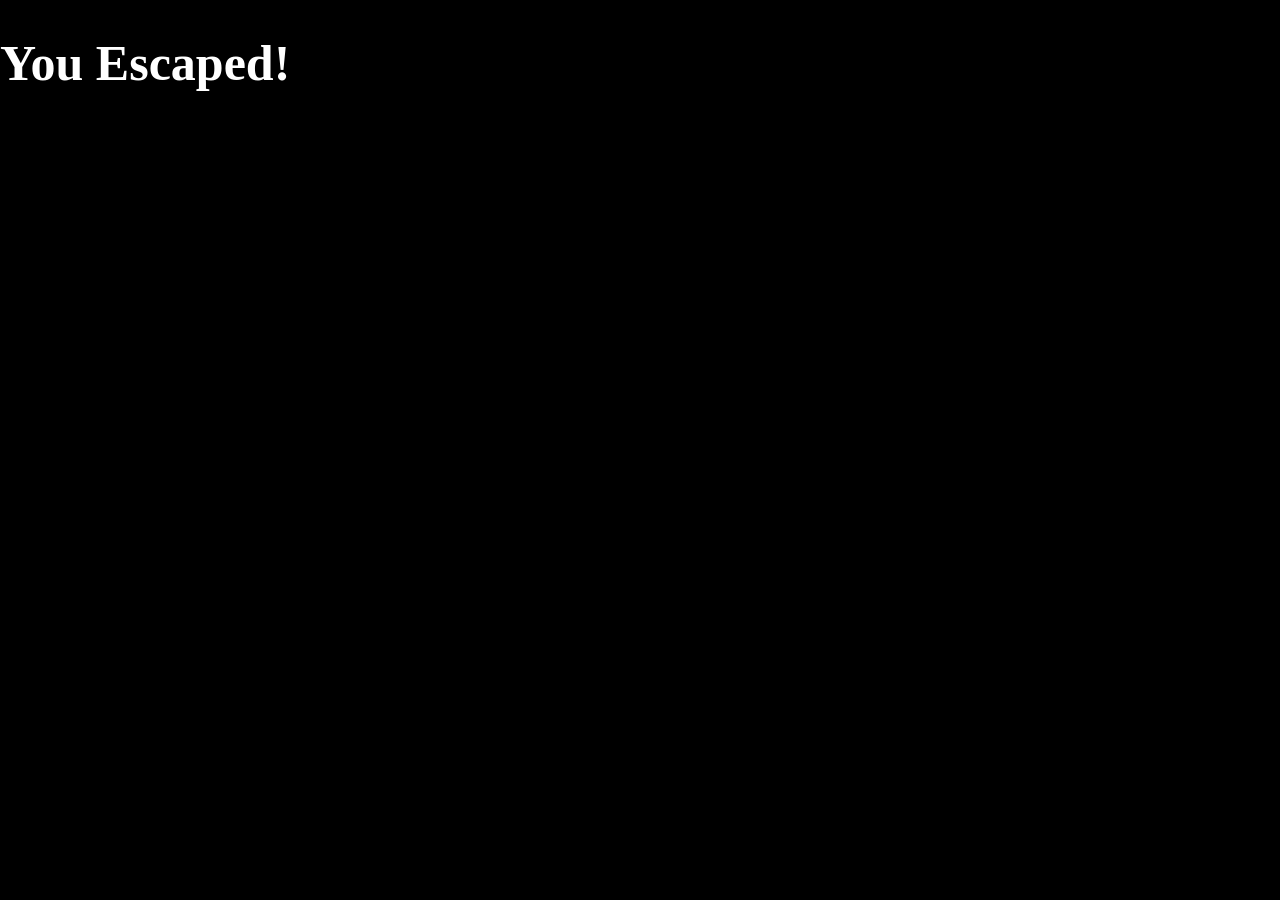
<file: Linguify(EscapeRoom)/escaped.html>
<!doctype html>
<html lang="en">
<head>
    <meta charset="UTF-8">
    <meta name="viewport"
          content="width=device-width, user-scalable=no, initial-scale=1.0, maximum-scale=1.0, minimum-scale=1.0">
    <meta http-equiv="X-UA-Compatible" content="ie=edge">
    <title>Linguify - Escape Room</title>
    <link rel="stylesheet" href="style.css">
</head>
<body>
    <h1>You Escaped!</h1> //escape screen
</body>
</html>
</file>
<file: Linguify(EscapeRoom)/style.css>
body {
    margin: 0;
    padding: 0;
    background-color: black;
    width: 100%;
    height: 100%;
}

#room {
    margin: 0;
    padding: 0;
    width: 1440px;
    height: 900px;
    background-image: url('Room chad.jpg');
}

#room > * {
    margin:0;
    padding:0;
    position: absolute;
}
p {
    color: black;
}

h1{
    font-size: 50px;
    font-weight: bold;
    color: white;
}

table, th, td {
    width: 300px;
    height: 70px;
    margin-left: 1500px;
    color: white;
    border: 10px solid white;
    border-collapse: collapse;
    padding: 8px; 
}
#CompNote {
    visibility: hidden;
    color: white;
}
#ComboNote {
    visibility: hidden;
    color: white;
}
#GreenComboNote {
    visibility: hidden;
    color: white;
}
#BlueComboNote {
    visibility: hidden;
    color: white;
}
#JailNote {
    visibility: hidden;
    color: white;
}

.circleBlue {
    width: 50px;
    height: 50px;
    margin-top: 10px;
    margin-left: 1500px;
    border-radius: 50%;
    background-color: black;
    border-color: white;
    border-width: 5px;
    border-style: solid;
    
}
.circleRed {
    width: 50px;
    height: 50px;
    margin-top: 10px;
    margin-left: 1500px;
    border-radius: 50%;
    background-color: black;
    border-color: white;
    border-width: 5px;
    border-style: solid;
}

#door {
    top: 300px;
    left: 200px;
}
#ComboLock {
    top: 528px;
    left: 533px;
    visibility: visible;
}
#GreenComboLock {
    top: 584px;
    left: 533px;
    visibility: visible;
}
#BlueComboLock {
    top: 735px;
    left: 533px;
    visibility: visible;
}
#DoorKnob {
    top: 660px;
    left: 550px;
    width: 73px;
}

#BlueKeyHole {
    top: 545px;
    left: 100px;
    visibility: hidden;
}
#BlueKeyLockBox {
    top: 790px;
    left: 170px;
    visibility: hidden;
}


#BlueKeyJail {
    top: 700px;
    left: 850px;
    visibility: hidden;
}
#JailOpen {
    top: 625px;
    left: 744px;
    visibility: hidden;
}
#SecretRedKey {
    top: 700px;
    left: 1200px;
    visibility: hidden;
}
#RedKeyHole {
    top: 550px;
    left: 100px;
    visibility: hidden;
}
#RedKeyJail {
    top: 700px;
    left: 850px;
    visibility: hidden;
}
#escape {
    visibility: hidden;
    position: absolute;
    top: 600px;
    left: 390px;
    font-size: 30px;
    font-weight: bold;
    width: 200px;
    color: white;
    background-color: black;
    border: none;
    padding: 10px 20px;
    cursor: pointer;
}
#Carpet {
    top: 850px;
    left: 800px;
}
#Paintings {
    top: 400px;
    left: 800px;
    visibility: visible;
}
#Computer {
    top: 400px;
    left: 800px;
    visibility: hidden;
}
#SecretRoom {
    top: 455px;
    left: 1170px;
    visibility: hidden;
}
#Crack {
    top: 550px;
    left: 150px;
    visibility: visible;
}
#Hole {
    top: 500px;
    left: 80px;
    visibility: hidden;
}
#Pickaxe {
    top: 570px;
    left: 1185px;
    visibility: hidden;
}
#LockBox {
    top: 810px;
    left: 140px;
    visibility: visible;
}
#lockBoxOpen {
    top: 740px;
    left: 146px;
    visibility: hidden;
}
#Plant {
    top: 697px;
    left: 650px;
    visibility: visible;
}
</file>
